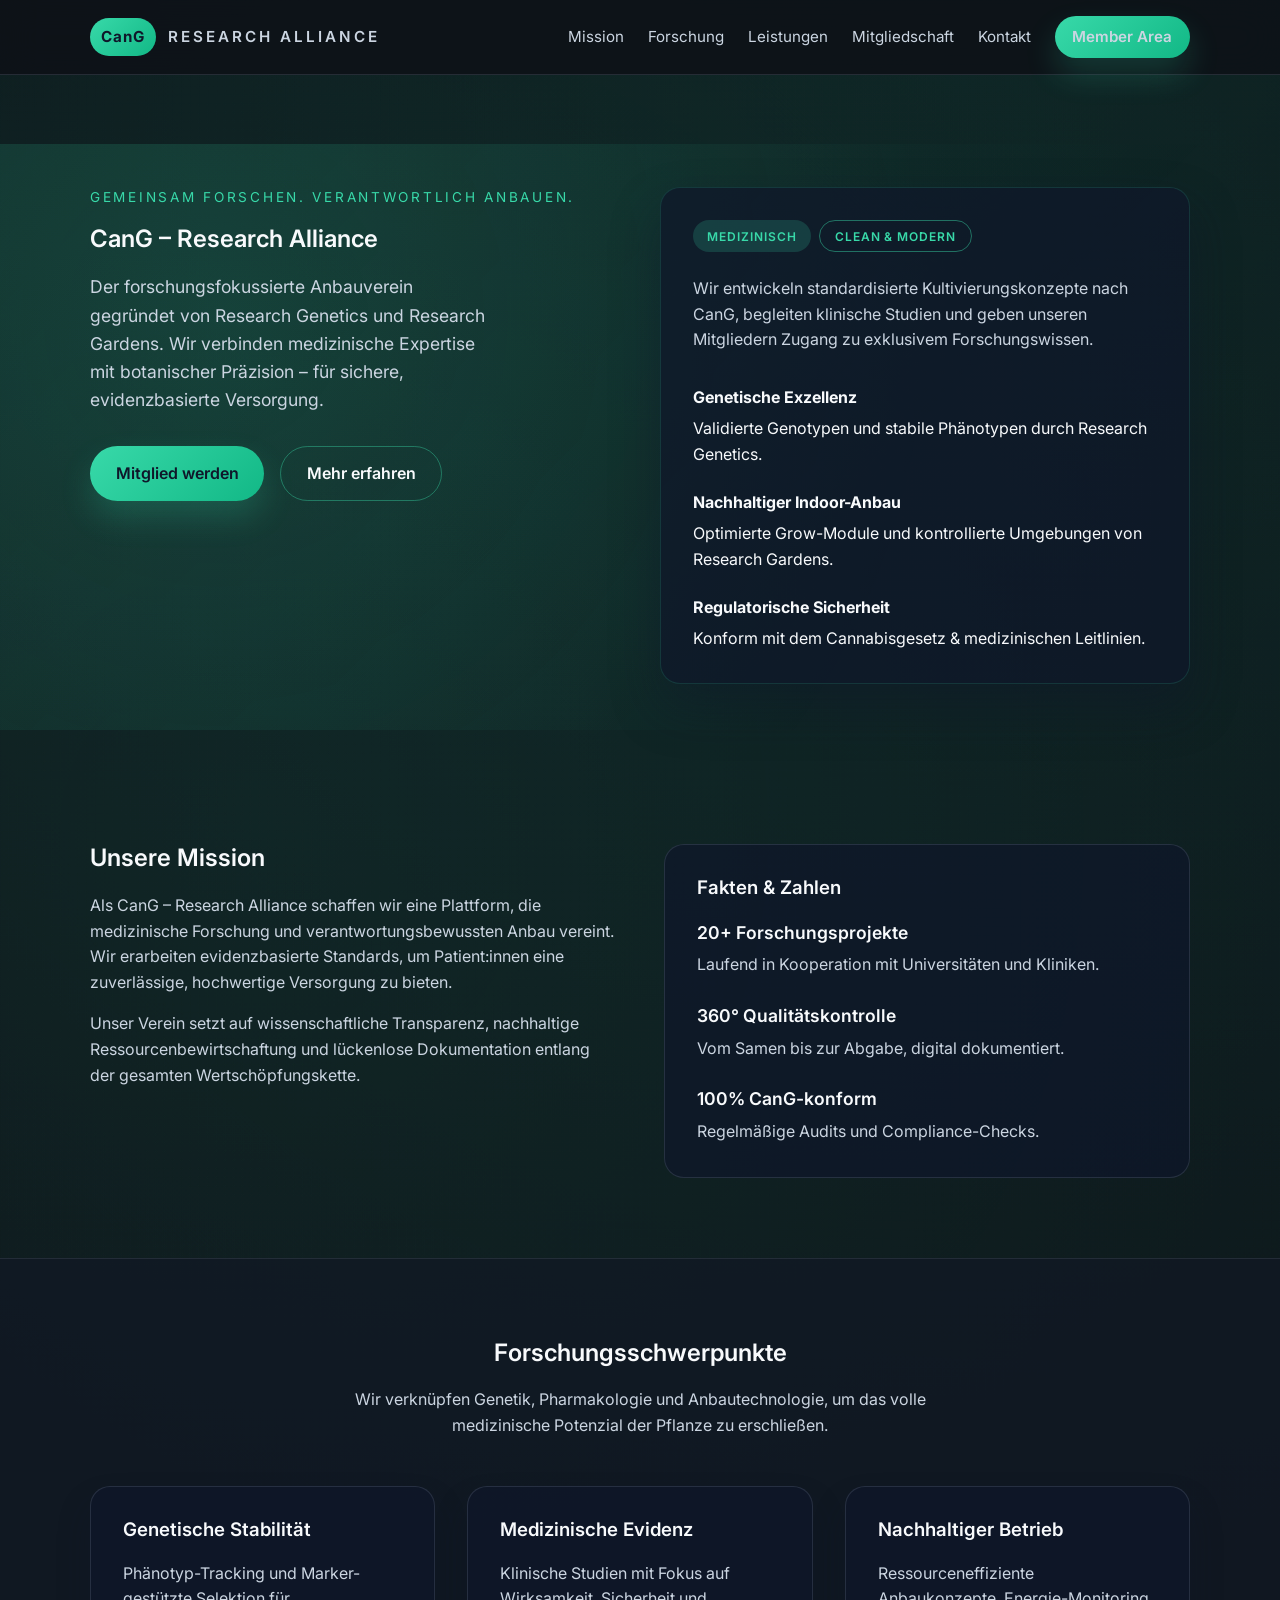
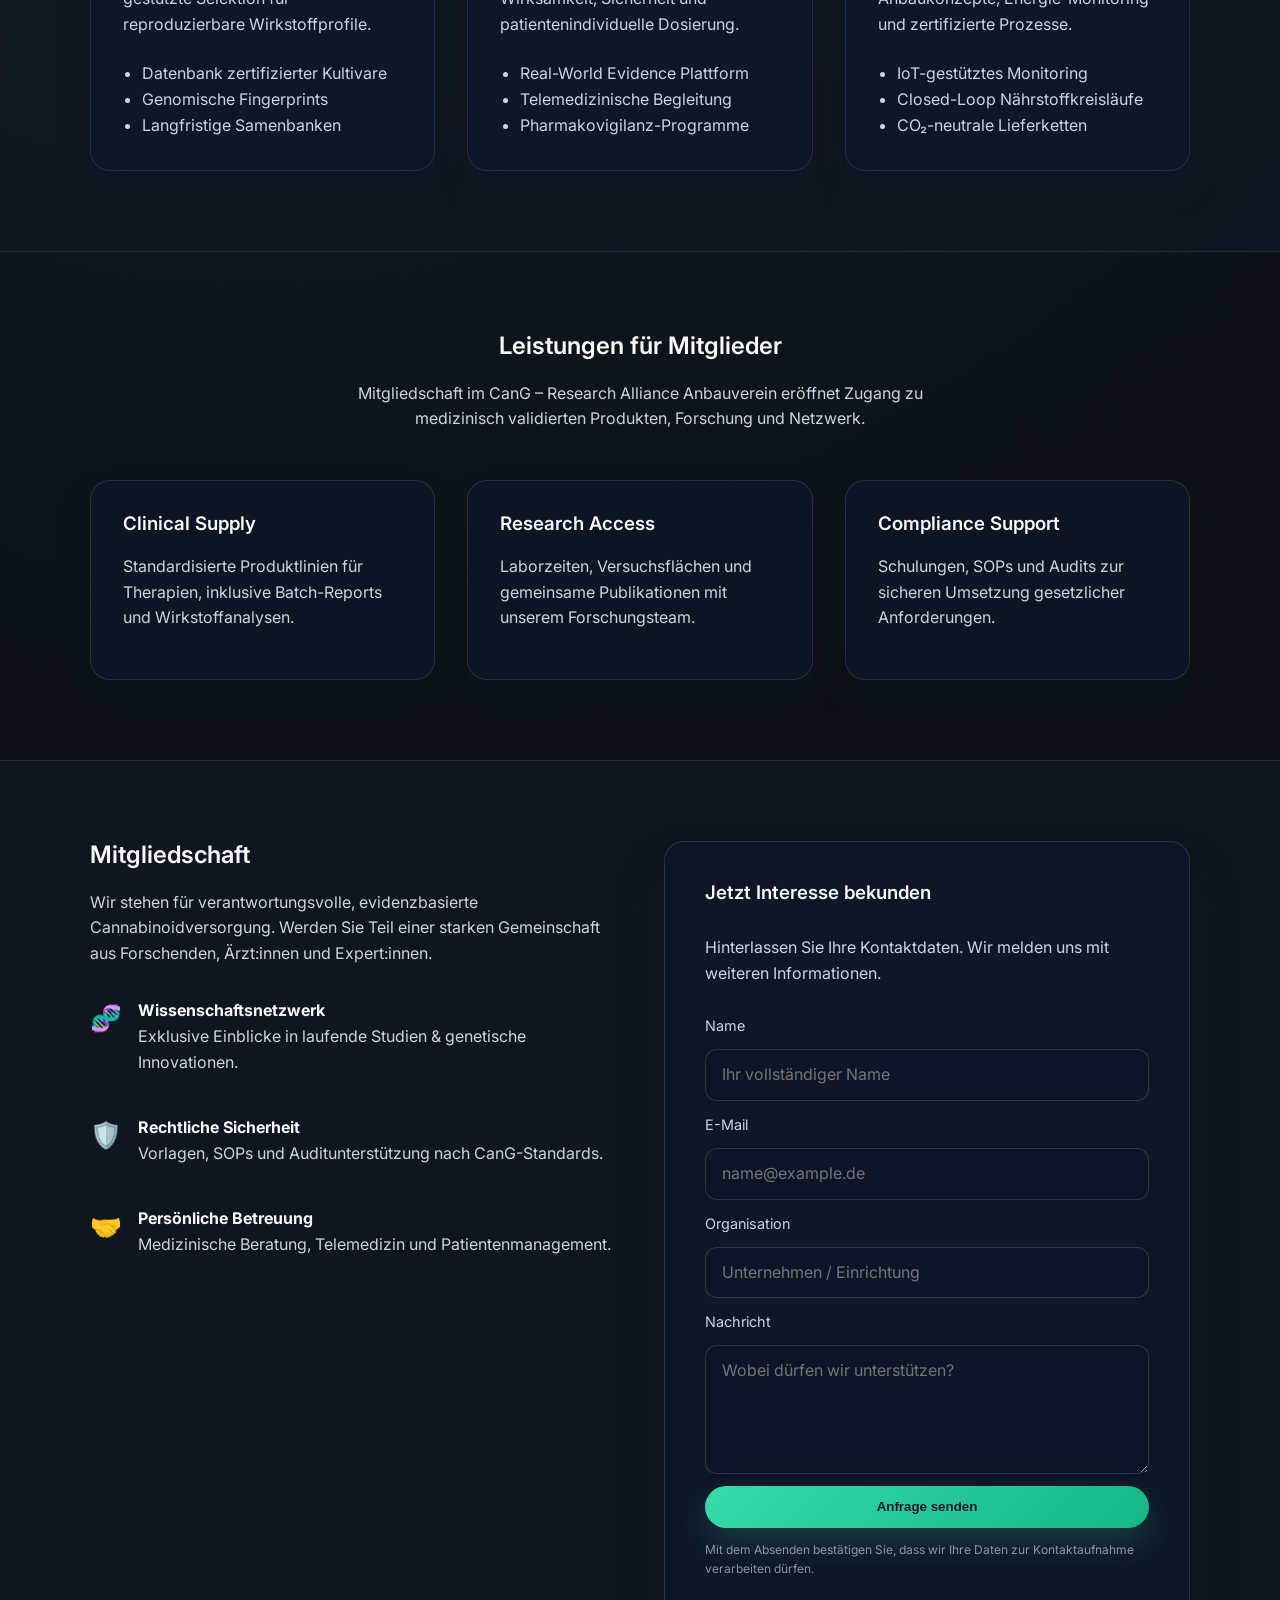
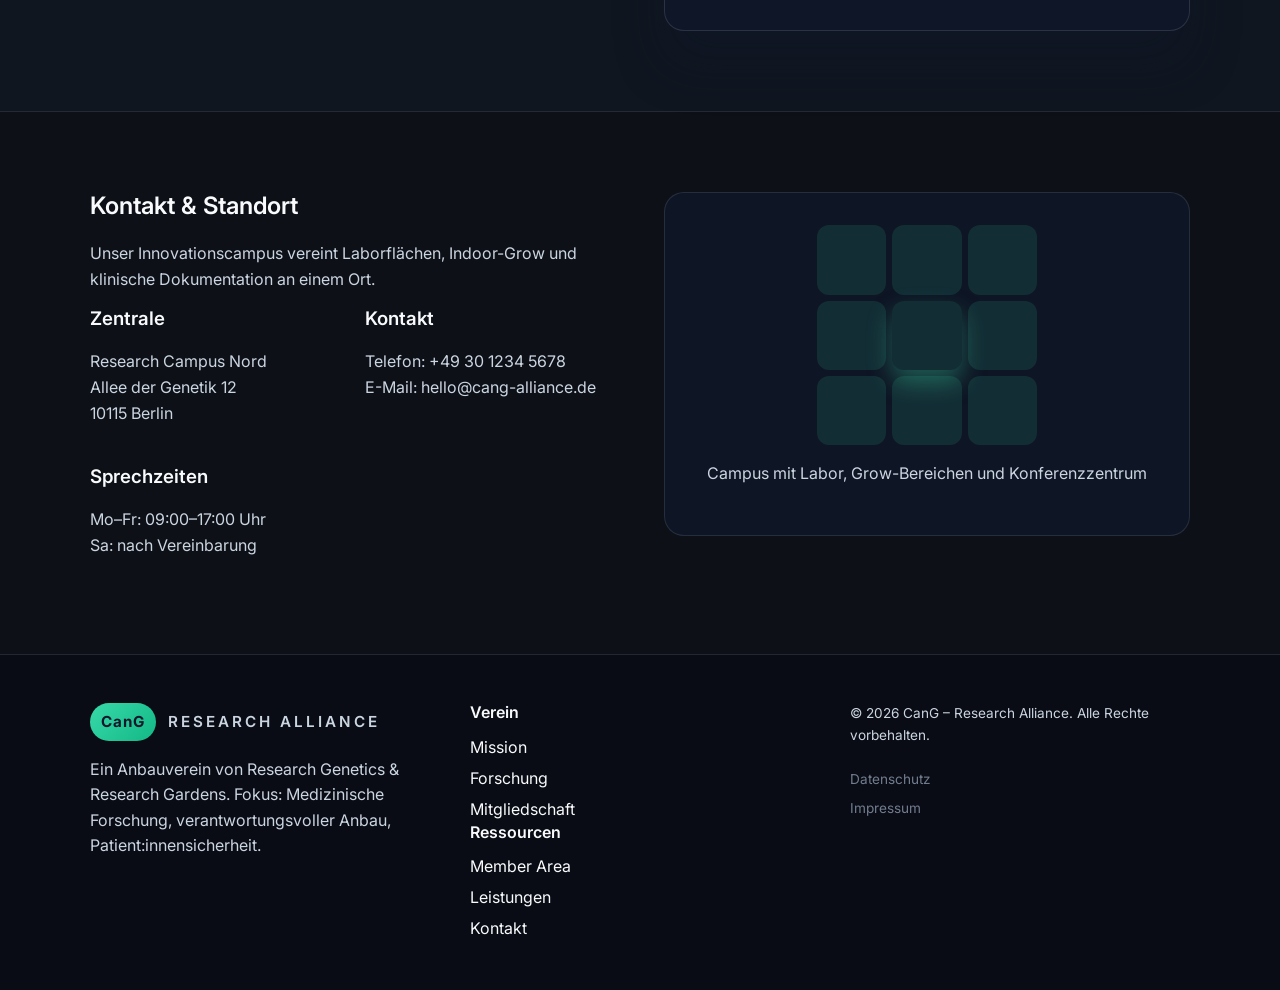
<file: index.html>
<!DOCTYPE html>
<html lang="de">
<head>
    <meta charset="UTF-8">
    <meta name="viewport" content="width=device-width, initial-scale=1.0">
    <title>CanG – Research Alliance</title>
    <link rel="preconnect" href="https://fonts.googleapis.com">
    <link rel="preconnect" href="https://fonts.gstatic.com" crossorigin>
    <link href="https://fonts.googleapis.com/css2?family=Inter:wght@300;400;500;600;700&display=swap" rel="stylesheet">
    <link rel="stylesheet" href="styles.css">
    <script defer src="script.js"></script>
</head>
<body>
    <header class="site-header">
        <div class="container header-content">
            <a href="#top" class="logo" aria-label="CanG Research Alliance">
                <span class="logo-mark" aria-hidden="true">CanG</span>
                <span class="logo-text">Research Alliance</span>
            </a>
            <button class="nav-toggle" aria-label="Navigation umschalten" aria-expanded="false">
                <span class="nav-toggle-line"></span>
                <span class="nav-toggle-line"></span>
                <span class="nav-toggle-line"></span>
            </button>
            <nav class="main-nav" aria-label="Hauptnavigation">
                <ul>
                    <li><a href="#mission">Mission</a></li>
                    <li><a href="#forschung">Forschung</a></li>
                    <li><a href="#services">Leistungen</a></li>
                    <li><a href="#mitgliedschaft">Mitgliedschaft</a></li>
                    <li><a href="#kontakt">Kontakt</a></li>
                    <li><a class="button button-small" href="member.html">Member Area</a></li>
                </ul>
            </nav>
        </div>
    </header>

    <main>
        <section class="hero" id="top">
            <div class="container hero-content">
                <div>
                    <p class="eyebrow">Gemeinsam forschen. Verantwortlich anbauen.</p>
                    <h1>CanG – Research Alliance</h1>
                    <p class="lead">Der forschungsfokussierte Anbauverein gegründet von Research Genetics und Research Gardens. Wir verbinden medizinische Expertise mit botanischer Präzision – für sichere, evidenzbasierte Versorgung.</p>
                    <div class="hero-actions">
                        <a class="button" href="#mitgliedschaft">Mitglied werden</a>
                        <a class="button button-secondary" href="#mission">Mehr erfahren</a>
                    </div>
                </div>
                <div class="hero-card" role="presentation">
                    <div class="hero-card-header">
                        <span class="badge">Medizinisch</span>
                        <span class="badge badge-outline">Clean &amp; Modern</span>
                    </div>
                    <p>Wir entwickeln standardisierte Kultivierungskonzepte nach CanG, begleiten klinische Studien und geben unseren Mitgliedern Zugang zu exklusivem Forschungswissen.</p>
                    <ul class="hero-list">
                        <li>
                            <strong>Genetische Exzellenz</strong>
                            <span>Validierte Genotypen und stabile Phänotypen durch Research Genetics.</span>
                        </li>
                        <li>
                            <strong>Nachhaltiger Indoor-Anbau</strong>
                            <span>Optimierte Grow-Module und kontrollierte Umgebungen von Research Gardens.</span>
                        </li>
                        <li>
                            <strong>Regulatorische Sicherheit</strong>
                            <span>Konform mit dem Cannabisgesetz &amp; medizinischen Leitlinien.</span>
                        </li>
                    </ul>
                </div>
            </div>
        </section>

        <section class="section" id="mission">
            <div class="container split">
                <div>
                    <h2>Unsere Mission</h2>
                    <p>Als CanG – Research Alliance schaffen wir eine Plattform, die medizinische Forschung und verantwortungsbewussten Anbau vereint. Wir erarbeiten evidenzbasierte Standards, um Patient:innen eine zuverlässige, hochwertige Versorgung zu bieten.</p>
                    <p>Unser Verein setzt auf wissenschaftliche Transparenz, nachhaltige Ressourcenbewirtschaftung und lückenlose Dokumentation entlang der gesamten Wertschöpfungskette.</p>
                </div>
                <div class="stat-card">
                    <h3>Fakten &amp; Zahlen</h3>
                    <dl>
                        <div>
                            <dt>20+ Forschungsprojekte</dt>
                            <dd>Laufend in Kooperation mit Universitäten und Kliniken.</dd>
                        </div>
                        <div>
                            <dt>360° Qualitätskontrolle</dt>
                            <dd>Vom Samen bis zur Abgabe, digital dokumentiert.</dd>
                        </div>
                        <div>
                            <dt>100% CanG-konform</dt>
                            <dd>Regelmäßige Audits und Compliance-Checks.</dd>
                        </div>
                    </dl>
                </div>
            </div>
        </section>

        <section class="section alt" id="forschung">
            <div class="container">
                <div class="section-header">
                    <h2>Forschungsschwerpunkte</h2>
                    <p>Wir verknüpfen Genetik, Pharmakologie und Anbautechnologie, um das volle medizinische Potenzial der Pflanze zu erschließen.</p>
                </div>
                <div class="grid grid-3">
                    <article class="card">
                        <h3>Genetische Stabilität</h3>
                        <p>Phänotyp-Tracking und Marker-gestützte Selektion für reproduzierbare Wirkstoffprofile.</p>
                        <ul>
                            <li>Datenbank zertifizierter Kultivare</li>
                            <li>Genomische Fingerprints</li>
                            <li>Langfristige Samenbanken</li>
                        </ul>
                    </article>
                    <article class="card">
                        <h3>Medizinische Evidenz</h3>
                        <p>Klinische Studien mit Fokus auf Wirksamkeit, Sicherheit und patientenindividuelle Dosierung.</p>
                        <ul>
                            <li>Real-World Evidence Plattform</li>
                            <li>Telemedizinische Begleitung</li>
                            <li>Pharmakovigilanz-Programme</li>
                        </ul>
                    </article>
                    <article class="card">
                        <h3>Nachhaltiger Betrieb</h3>
                        <p>Ressourceneffiziente Anbaukonzepte, Energie-Monitoring und zertifizierte Prozesse.</p>
                        <ul>
                            <li>IoT-gestütztes Monitoring</li>
                            <li>Closed-Loop Nährstoffkreisläufe</li>
                            <li>CO₂-neutrale Lieferketten</li>
                        </ul>
                    </article>
                </div>
            </div>
        </section>

        <section class="section" id="services">
            <div class="container">
                <div class="section-header">
                    <h2>Leistungen für Mitglieder</h2>
                    <p>Mitgliedschaft im CanG – Research Alliance Anbauverein eröffnet Zugang zu medizinisch validierten Produkten, Forschung und Netzwerk.</p>
                </div>
                <div class="grid grid-3">
                    <article class="card">
                        <h3>Clinical Supply</h3>
                        <p>Standardisierte Produktlinien für Therapien, inklusive Batch-Reports und Wirkstoffanalysen.</p>
                    </article>
                    <article class="card">
                        <h3>Research Access</h3>
                        <p>Laborzeiten, Versuchsflächen und gemeinsame Publikationen mit unserem Forschungsteam.</p>
                    </article>
                    <article class="card">
                        <h3>Compliance Support</h3>
                        <p>Schulungen, SOPs und Audits zur sicheren Umsetzung gesetzlicher Anforderungen.</p>
                    </article>
                </div>
            </div>
        </section>

        <section class="section alt" id="mitgliedschaft">
            <div class="container split">
                <div>
                    <h2>Mitgliedschaft</h2>
                    <p>Wir stehen für verantwortungsvolle, evidenzbasierte Cannabinoidversorgung. Werden Sie Teil einer starken Gemeinschaft aus Forschenden, Ärzt:innen und Expert:innen.</p>
                    <ul class="icon-list">
                        <li>
                            <span class="icon" aria-hidden="true">🧬</span>
                            <div>
                                <strong>Wissenschaftsnetzwerk</strong>
                                <p>Exklusive Einblicke in laufende Studien &amp; genetische Innovationen.</p>
                            </div>
                        </li>
                        <li>
                            <span class="icon" aria-hidden="true">🛡️</span>
                            <div>
                                <strong>Rechtliche Sicherheit</strong>
                                <p>Vorlagen, SOPs und Auditunterstützung nach CanG-Standards.</p>
                            </div>
                        </li>
                        <li>
                            <span class="icon" aria-hidden="true">🤝</span>
                            <div>
                                <strong>Persönliche Betreuung</strong>
                                <p>Medizinische Beratung, Telemedizin und Patientenmanagement.</p>
                            </div>
                        </li>
                    </ul>
                </div>
                <form class="form-card" aria-labelledby="mitgliedschaft-form">
                    <h3 id="mitgliedschaft-form">Jetzt Interesse bekunden</h3>
                    <p>Hinterlassen Sie Ihre Kontaktdaten. Wir melden uns mit weiteren Informationen.</p>
                    <label for="name">Name</label>
                    <input id="name" name="name" type="text" placeholder="Ihr vollständiger Name" required>
                    <label for="email">E-Mail</label>
                    <input id="email" name="email" type="email" placeholder="name@example.de" required>
                    <label for="organisation">Organisation</label>
                    <input id="organisation" name="organisation" type="text" placeholder="Unternehmen / Einrichtung">
                    <label for="message">Nachricht</label>
                    <textarea id="message" name="message" rows="4" placeholder="Wobei dürfen wir unterstützen?"></textarea>
                    <button type="submit" class="button">Anfrage senden</button>
                    <p class="form-note">Mit dem Absenden bestätigen Sie, dass wir Ihre Daten zur Kontaktaufnahme verarbeiten dürfen.</p>
                </form>
            </div>
        </section>

        <section class="section" id="kontakt">
            <div class="container split">
                <div>
                    <h2>Kontakt &amp; Standort</h2>
                    <p>Unser Innovationscampus vereint Laborflächen, Indoor-Grow und klinische Dokumentation an einem Ort.</p>
                    <div class="contact-grid">
                        <div>
                            <h3>Zentrale</h3>
                            <p>Research Campus Nord<br>Allee der Genetik 12<br>10115 Berlin</p>
                        </div>
                        <div>
                            <h3>Kontakt</h3>
                            <p>Telefon: +49 30 1234 5678<br>E-Mail: hello@cang-alliance.de</p>
                        </div>
                        <div>
                            <h3>Sprechzeiten</h3>
                            <p>Mo–Fr: 09:00–17:00 Uhr<br>Sa: nach Vereinbarung</p>
                        </div>
                    </div>
                </div>
                <div class="map-card" role="img" aria-label="Stilisierte Karte des Campus">
                    <div class="map-grid">
                        <div></div><div></div><div></div>
                        <div></div><div class="map-highlight"></div><div></div>
                        <div></div><div></div><div></div>
                    </div>
                    <p>Campus mit Labor, Grow-Bereichen und Konferenzzentrum</p>
                </div>
            </div>
        </section>
    </main>

    <footer class="site-footer">
        <div class="container footer-content">
            <div>
                <a href="#top" class="logo footer-logo">
                    <span class="logo-mark">CanG</span>
                    <span class="logo-text">Research Alliance</span>
                </a>
                <p class="footer-note">Ein Anbauverein von Research Genetics &amp; Research Gardens. Fokus: Medizinische Forschung, verantwortungsvoller Anbau, Patient:innensicherheit.</p>
            </div>
            <div class="footer-links">
                <div>
                    <h4>Verein</h4>
                    <ul>
                        <li><a href="#mission">Mission</a></li>
                        <li><a href="#forschung">Forschung</a></li>
                        <li><a href="#mitgliedschaft">Mitgliedschaft</a></li>
                    </ul>
                </div>
                <div>
                    <h4>Ressourcen</h4>
                        <ul>
                        <li><a href="member.html">Member Area</a></li>
                        <li><a href="#services">Leistungen</a></li>
                        <li><a href="#kontakt">Kontakt</a></li>
                    </ul>
                </div>
            </div>
            <div class="footer-meta">
                <p>&copy; <span id="year"></span> CanG – Research Alliance. Alle Rechte vorbehalten.</p>
                <a href="#">Datenschutz</a>
                <a href="#">Impressum</a>
            </div>
        </div>
    </footer>
</body>
</html>
</file>
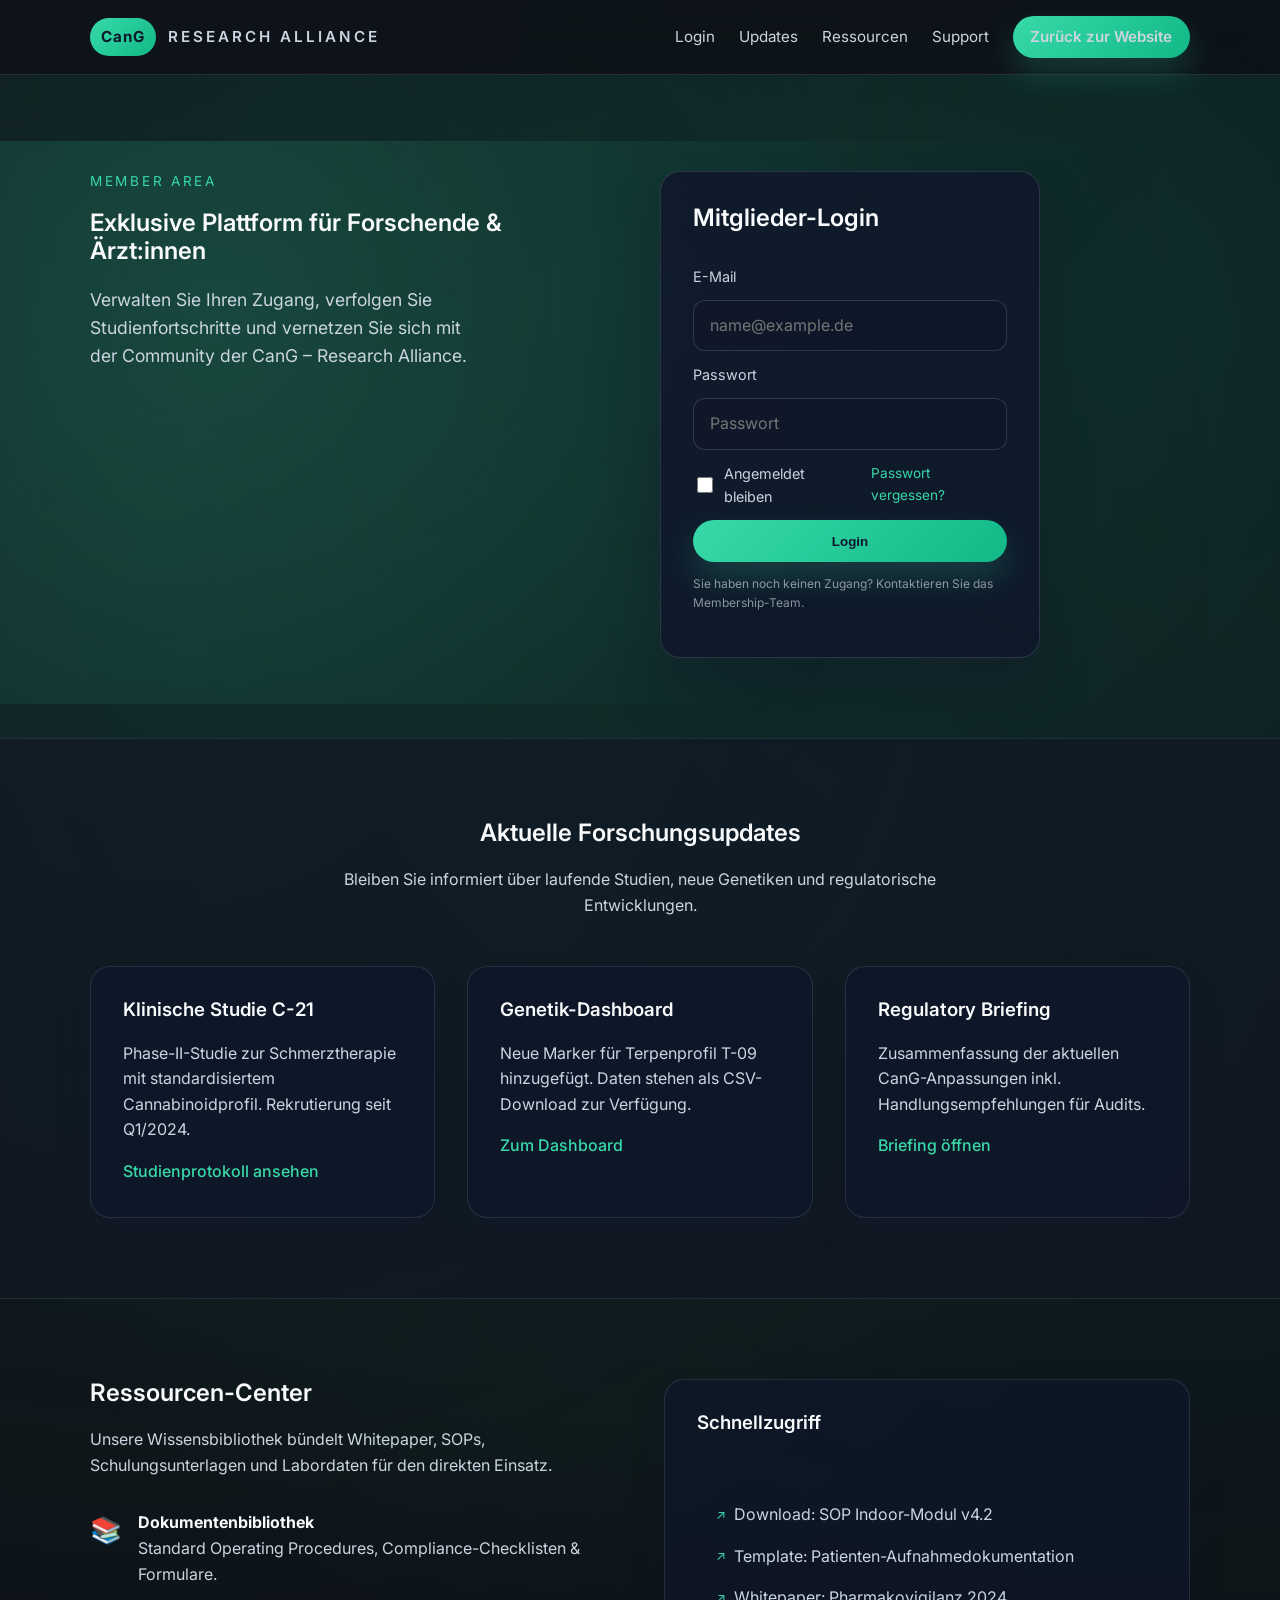
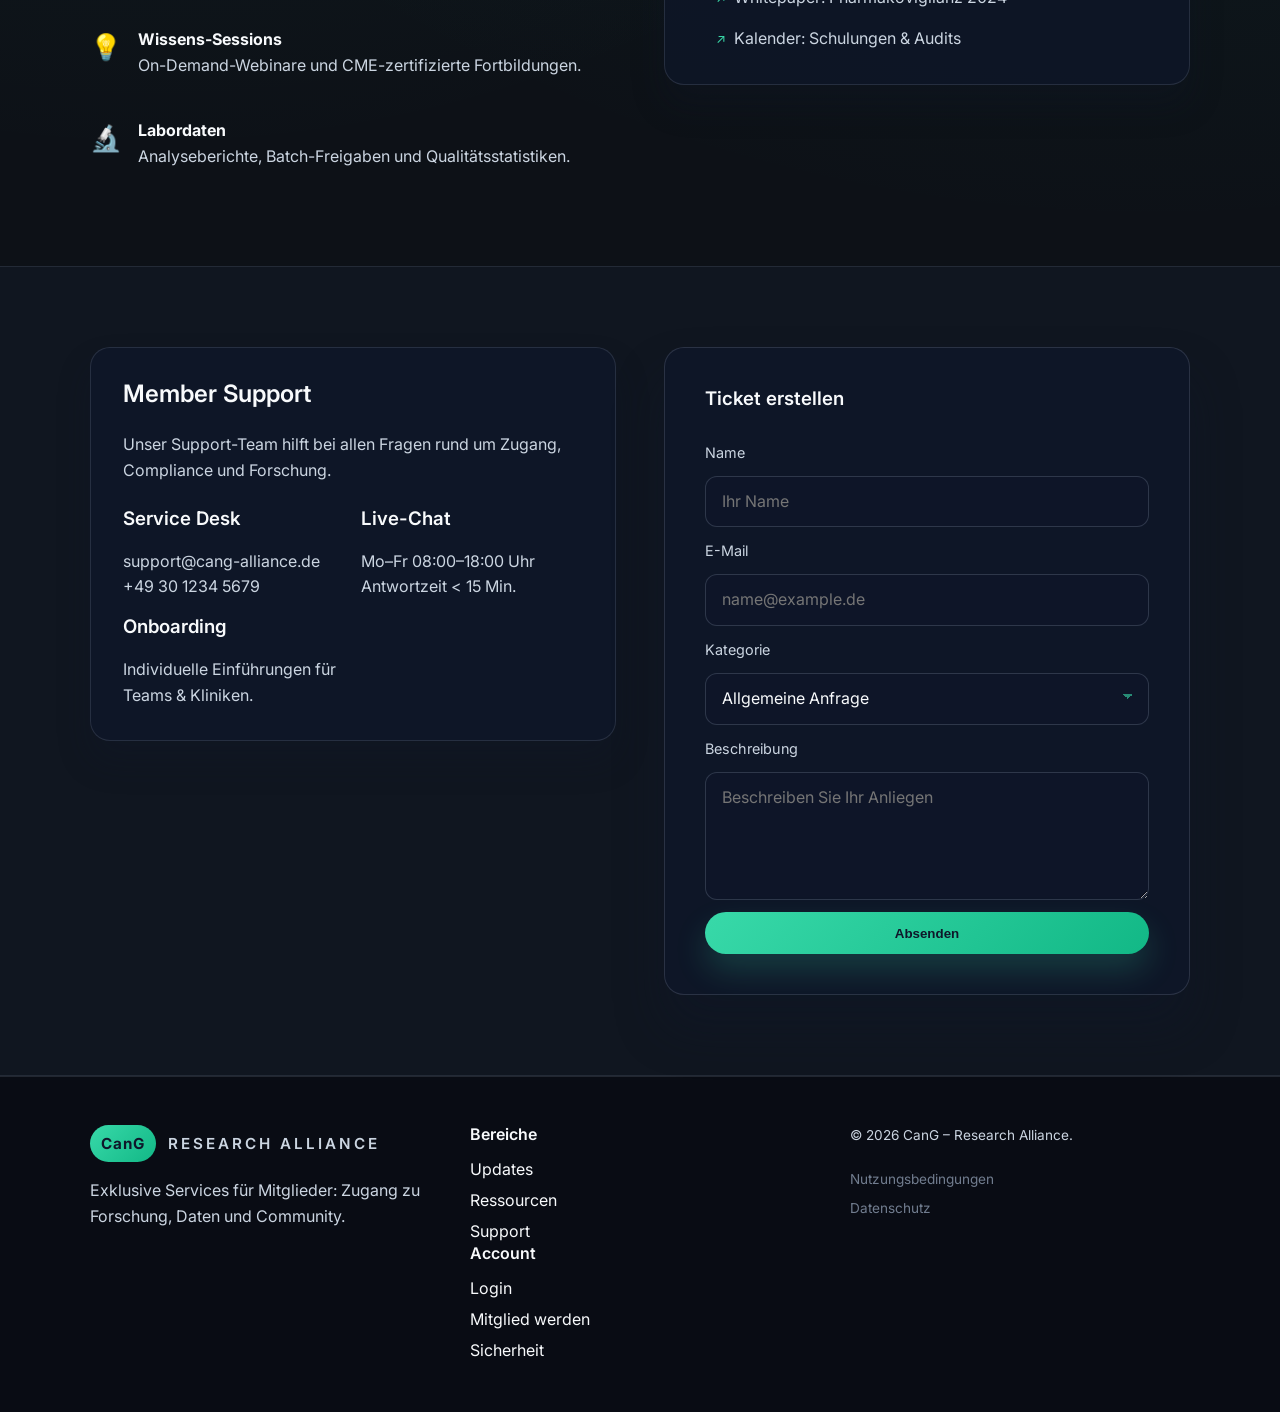
<file: member.html>
<!DOCTYPE html>
<html lang="de">
<head>
    <meta charset="UTF-8">
    <meta name="viewport" content="width=device-width, initial-scale=1.0">
    <title>Member Area – CanG Research Alliance</title>
    <link rel="preconnect" href="https://fonts.googleapis.com">
    <link rel="preconnect" href="https://fonts.gstatic.com" crossorigin>
    <link href="https://fonts.googleapis.com/css2?family=Inter:wght@300;400;500;600;700&display=swap" rel="stylesheet">
    <link rel="stylesheet" href="styles.css">
    <script defer src="script.js"></script>
</head>
<body class="member-page">
    <header class="site-header">
        <div class="container header-content">
            <a href="index.html" class="logo" aria-label="Zur Startseite">
                <span class="logo-mark" aria-hidden="true">CanG</span>
                <span class="logo-text">Research Alliance</span>
            </a>
            <button class="nav-toggle" aria-label="Navigation umschalten" aria-expanded="false">
                <span class="nav-toggle-line"></span>
                <span class="nav-toggle-line"></span>
                <span class="nav-toggle-line"></span>
            </button>
            <nav class="main-nav" aria-label="Member Navigation">
                <ul>
                    <li><a href="#login">Login</a></li>
                    <li><a href="#updates">Updates</a></li>
                    <li><a href="#ressourcen">Ressourcen</a></li>
                    <li><a href="#support">Support</a></li>
                    <li><a class="button button-small" href="index.html">Zurück zur Website</a></li>
                </ul>
            </nav>
        </div>
    </header>

    <main>
        <section class="hero member-hero" id="login">
            <div class="container hero-content">
                <div>
                    <p class="eyebrow">Member Area</p>
                    <h1>Exklusive Plattform für Forschende &amp; Ärzt:innen</h1>
                    <p class="lead">Verwalten Sie Ihren Zugang, verfolgen Sie Studienfortschritte und vernetzen Sie sich mit der Community der CanG – Research Alliance.</p>
                </div>
                <form class="form-card form-card-compact">
                    <h2>Mitglieder-Login</h2>
                    <label for="member-email">E-Mail</label>
                    <input id="member-email" type="email" name="email" placeholder="name@example.de" required>
                    <label for="member-password">Passwort</label>
                    <input id="member-password" type="password" name="password" placeholder="Passwort" required>
                    <div class="form-actions">
                        <label class="checkbox">
                            <input type="checkbox" name="remember">
                            <span>Angemeldet bleiben</span>
                        </label>
                        <a href="#">Passwort vergessen?</a>
                    </div>
                    <button type="submit" class="button">Login</button>
                    <p class="form-note">Sie haben noch keinen Zugang? Kontaktieren Sie das Membership-Team.</p>
                </form>
            </div>
        </section>

        <section class="section alt" id="updates">
            <div class="container">
                <div class="section-header">
                    <h2>Aktuelle Forschungsupdates</h2>
                    <p>Bleiben Sie informiert über laufende Studien, neue Genetiken und regulatorische Entwicklungen.</p>
                </div>
                <div class="grid grid-3">
                    <article class="card">
                        <h3>Klinische Studie C-21</h3>
                        <p>Phase-II-Studie zur Schmerztherapie mit standardisiertem Cannabinoidprofil. Rekrutierung seit Q1/2024.</p>
                        <a class="text-link" href="#">Studienprotokoll ansehen</a>
                    </article>
                    <article class="card">
                        <h3>Genetik-Dashboard</h3>
                        <p>Neue Marker für Terpenprofil T-09 hinzugefügt. Daten stehen als CSV-Download zur Verfügung.</p>
                        <a class="text-link" href="#">Zum Dashboard</a>
                    </article>
                    <article class="card">
                        <h3>Regulatory Briefing</h3>
                        <p>Zusammenfassung der aktuellen CanG-Anpassungen inkl. Handlungsempfehlungen für Audits.</p>
                        <a class="text-link" href="#">Briefing öffnen</a>
                    </article>
                </div>
            </div>
        </section>

        <section class="section" id="ressourcen">
            <div class="container split">
                <div>
                    <h2>Ressourcen-Center</h2>
                    <p>Unsere Wissensbibliothek bündelt Whitepaper, SOPs, Schulungsunterlagen und Labordaten für den direkten Einsatz.</p>
                    <ul class="icon-list">
                        <li>
                            <span class="icon" aria-hidden="true">📚</span>
                            <div>
                                <strong>Dokumentenbibliothek</strong>
                                <p>Standard Operating Procedures, Compliance-Checklisten &amp; Formulare.</p>
                            </div>
                        </li>
                        <li>
                            <span class="icon" aria-hidden="true">💡</span>
                            <div>
                                <strong>Wissens-Sessions</strong>
                                <p>On-Demand-Webinare und CME-zertifizierte Fortbildungen.</p>
                            </div>
                        </li>
                        <li>
                            <span class="icon" aria-hidden="true">🔬</span>
                            <div>
                                <strong>Labordaten</strong>
                                <p>Analyseberichte, Batch-Freigaben und Qualitätsstatistiken.</p>
                            </div>
                        </li>
                    </ul>
                </div>
                <div class="card resources-card">
                    <h3>Schnellzugriff</h3>
                    <ul class="resource-links">
                        <li><a href="#">Download: SOP Indoor-Modul v4.2</a></li>
                        <li><a href="#">Template: Patienten-Aufnahmedokumentation</a></li>
                        <li><a href="#">Whitepaper: Pharmakovigilanz 2024</a></li>
                        <li><a href="#">Kalender: Schulungen &amp; Audits</a></li>
                    </ul>
                </div>
            </div>
        </section>

        <section class="section alt" id="support">
            <div class="container split">
                <div class="card support-card">
                    <h2>Member Support</h2>
                    <p>Unser Support-Team hilft bei allen Fragen rund um Zugang, Compliance und Forschung.</p>
                    <div class="contact-grid">
                        <div>
                            <h3>Service Desk</h3>
                            <p>support@cang-alliance.de<br>+49 30 1234 5679</p>
                        </div>
                        <div>
                            <h3>Live-Chat</h3>
                            <p>Mo–Fr 08:00–18:00 Uhr<br>Antwortzeit &lt; 15 Min.</p>
                        </div>
                        <div>
                            <h3>Onboarding</h3>
                            <p>Individuelle Einführungen für Teams &amp; Kliniken.</p>
                        </div>
                    </div>
                </div>
                <form class="form-card" aria-labelledby="support-form">
                    <h3 id="support-form">Ticket erstellen</h3>
                    <label for="ticket-name">Name</label>
                    <input id="ticket-name" type="text" placeholder="Ihr Name" required>
                    <label for="ticket-mail">E-Mail</label>
                    <input id="ticket-mail" type="email" placeholder="name@example.de" required>
                    <label for="ticket-topic">Kategorie</label>
                    <select id="ticket-topic">
                        <option>Allgemeine Anfrage</option>
                        <option>Technischer Support</option>
                        <option>Compliance &amp; Audits</option>
                        <option>Forschung &amp; Daten</option>
                    </select>
                    <label for="ticket-message">Beschreibung</label>
                    <textarea id="ticket-message" rows="4" placeholder="Beschreiben Sie Ihr Anliegen"></textarea>
                    <button type="submit" class="button">Absenden</button>
                </form>
            </div>
        </section>
    </main>

    <footer class="site-footer">
        <div class="container footer-content">
            <div>
                <a href="index.html" class="logo footer-logo">
                    <span class="logo-mark">CanG</span>
                    <span class="logo-text">Research Alliance</span>
                </a>
                <p class="footer-note">Exklusive Services für Mitglieder: Zugang zu Forschung, Daten und Community.</p>
            </div>
            <div class="footer-links">
                <div>
                    <h4>Bereiche</h4>
                    <ul>
                        <li><a href="#updates">Updates</a></li>
                        <li><a href="#ressourcen">Ressourcen</a></li>
                        <li><a href="#support">Support</a></li>
                    </ul>
                </div>
                <div>
                    <h4>Account</h4>
                    <ul>
                        <li><a href="#login">Login</a></li>
                        <li><a href="#">Mitglied werden</a></li>
                        <li><a href="#">Sicherheit</a></li>
                    </ul>
                </div>
            </div>
            <div class="footer-meta">
                <p>&copy; <span id="year"></span> CanG – Research Alliance.</p>
                <a href="#">Nutzungsbedingungen</a>
                <a href="#">Datenschutz</a>
            </div>
        </div>
    </footer>
</body>
</html>
</file>
<file: styles.css>
:root {
    color-scheme: light;
    --bg: #0d1117;
    --surface: #111824;
    --surface-alt: #161f2c;
    --accent: #38d9a9;
    --accent-strong: #12b886;
    --text: #f8fafc;
    --text-muted: #cbd5e1;
    --border: rgba(148, 163, 184, 0.24);
    --shadow: 0 24px 48px rgba(15, 23, 42, 0.4);
    font-size: 16px;
}

* {
    box-sizing: border-box;
}

body {
    margin: 0;
    font-family: "Inter", system-ui, -apple-system, "Segoe UI", sans-serif;
    background: radial-gradient(circle at 20% 20%, rgba(56, 217, 169, 0.08), transparent 45%),
        radial-gradient(circle at 80% 0%, rgba(18, 184, 134, 0.1), transparent 40%),
        var(--bg);
    color: var(--text);
    line-height: 1.6;
}

body.member-page {
    background: radial-gradient(circle at 12% 18%, rgba(56, 217, 169, 0.1), transparent 45%),
        radial-gradient(circle at 90% 10%, rgba(18, 184, 134, 0.14), transparent 52%),
        var(--bg);
}

img {
    max-width: 100%;
    height: auto;
}

h1, h2, h3, h4 {
    font-weight: 600;
    line-height: 1.2;
    margin-top: 0;
    color: var(--text);
}

p {
    color: var(--text-muted);
    margin-top: 0;
}

a {
    color: inherit;
    text-decoration: none;
}

a:hover,
a:focus-visible {
    color: var(--accent);
}

.container {
    width: min(1100px, 92vw);
    margin: 0 auto;
}

.site-header {
    position: sticky;
    top: 0;
    z-index: 100;
    backdrop-filter: blur(18px);
    background: rgba(13, 17, 23, 0.85);
    border-bottom: 1px solid rgba(148, 163, 184, 0.18);
}

.header-content {
    display: flex;
    align-items: center;
    justify-content: space-between;
    padding: 1rem 0;
    gap: 2rem;
}

.logo {
    display: flex;
    align-items: center;
    gap: 0.75rem;
    font-weight: 600;
    letter-spacing: 0.05em;
}

.logo-mark {
    background: linear-gradient(135deg, var(--accent), var(--accent-strong));
    color: #0f172a;
    padding: 0.4rem 0.7rem;
    border-radius: 999px;
    font-weight: 700;
    font-size: 0.95rem;
}

.logo-text {
    font-size: 0.95rem;
    text-transform: uppercase;
    letter-spacing: 0.2em;
    color: var(--text-muted);
}

.main-nav ul {
    display: flex;
    align-items: center;
    gap: 1.5rem;
    list-style: none;
    margin: 0;
    padding: 0;
}

.main-nav a {
    font-size: 0.95rem;
    color: var(--text-muted);
    transition: color 150ms ease;
}

.main-nav a:hover,
.main-nav a:focus-visible {
    color: var(--accent);
}

.button {
    display: inline-flex;
    align-items: center;
    justify-content: center;
    background: linear-gradient(135deg, var(--accent), var(--accent-strong));
    color: #0f172a;
    border: none;
    border-radius: 999px;
    padding: 0.85rem 1.6rem;
    font-weight: 600;
    box-shadow: 0 16px 32px rgba(56, 217, 169, 0.2);
    transition: transform 150ms ease, box-shadow 150ms ease;
}

.button:hover,
.button:focus-visible {
    transform: translateY(-2px);
    box-shadow: 0 24px 36px rgba(56, 217, 169, 0.25);
}

.button-secondary {
    background: transparent;
    color: var(--text);
    border: 1px solid rgba(56, 217, 169, 0.4);
    box-shadow: none;
}

.button-secondary:hover,
.button-secondary:focus-visible {
    background: rgba(56, 217, 169, 0.12);
}

.button-small {
    padding: 0.55rem 1.1rem;
    font-size: 0.85rem;
}

.hero {
    padding: 7rem 0 5rem;
    position: relative;
}

.hero::before {
    content: "";
    position: absolute;
    inset: 10% -5% 5% -5%;
    background: radial-gradient(circle at 20% 30%, rgba(56, 217, 169, 0.12), transparent 60%),
        linear-gradient(135deg, rgba(56, 217, 169, 0.08), transparent 65%);
    filter: blur(0px);
    z-index: -1;
}

.hero-content {
    display: grid;
    grid-template-columns: repeat(2, minmax(0, 1fr));
    gap: 2.5rem;
    align-items: start;
}

.eyebrow {
    font-size: 0.85rem;
    text-transform: uppercase;
    letter-spacing: 0.2em;
    color: var(--accent);
    margin-bottom: 1rem;
}

.lead {
    font-size: 1.1rem;
    max-width: 36ch;
}

.hero-actions {
    display: flex;
    gap: 1rem;
    flex-wrap: wrap;
    margin-top: 2rem;
}

.hero-card {
    background: rgba(15, 23, 42, 0.75);
    border: 1px solid rgba(56, 217, 169, 0.15);
    border-radius: 20px;
    padding: 2rem;
    box-shadow: var(--shadow);
}

.hero-card-header {
    display: flex;
    gap: 0.5rem;
    flex-wrap: wrap;
    margin-bottom: 1.5rem;
}

.badge {
    display: inline-flex;
    align-items: center;
    justify-content: center;
    border-radius: 999px;
    padding: 0.35rem 0.9rem;
    font-size: 0.75rem;
    letter-spacing: 0.08em;
    text-transform: uppercase;
    font-weight: 600;
    background: rgba(56, 217, 169, 0.18);
    color: var(--accent);
}

.badge-outline {
    background: transparent;
    border: 1px solid rgba(56, 217, 169, 0.45);
}

.hero-list {
    list-style: none;
    margin: 2rem 0 0;
    padding: 0;
    display: grid;
    gap: 1.4rem;
}

.hero-list strong {
    display: block;
    margin-bottom: 0.35rem;
}

.section {
    padding: 5rem 0;
}

.section.alt {
    background: rgba(17, 24, 36, 0.72);
    border-top: 1px solid rgba(148, 163, 184, 0.14);
    border-bottom: 1px solid rgba(148, 163, 184, 0.14);
}

.section-header {
    text-align: center;
    max-width: 62ch;
    margin: 0 auto 3rem;
}

.grid {
    display: grid;
    gap: 2rem;
}

.grid-3 {
    grid-template-columns: repeat(auto-fit, minmax(220px, 1fr));
}

.card {
    background: rgba(15, 23, 42, 0.72);
    border: 1px solid rgba(148, 163, 184, 0.18);
    border-radius: 20px;
    padding: 2rem;
    box-shadow: 0 20px 32px rgba(15, 23, 42, 0.26);
}

.card ul {
    margin: 1.5rem 0 0;
    padding-left: 1.2rem;
    color: var(--text-muted);
}

.split {
    display: grid;
    grid-template-columns: repeat(auto-fit, minmax(280px, 1fr));
    gap: 3rem;
    align-items: start;
}

.stat-card {
    background: rgba(15, 23, 42, 0.72);
    border-radius: 20px;
    border: 1px solid rgba(148, 163, 184, 0.18);
    padding: 2rem;
}

.stat-card dl {
    margin: 0;
    display: grid;
    gap: 1.5rem;
}

.stat-card dt {
    font-size: 1.1rem;
    font-weight: 600;
    color: var(--text);
}

.stat-card dd {
    margin: 0.35rem 0 0;
    color: var(--text-muted);
}

.icon-list {
    list-style: none;
    margin: 2rem 0 0;
    padding: 0;
    display: grid;
    gap: 1.5rem;
}

.icon-list li {
    display: grid;
    grid-template-columns: auto 1fr;
    gap: 1rem;
    align-items: start;
}

.icon {
    font-size: 1.6rem;
}

.form-card {
    background: rgba(15, 23, 42, 0.82);
    border: 1px solid rgba(148, 163, 184, 0.2);
    border-radius: 20px;
    padding: 2.5rem;
    display: grid;
    gap: 0.75rem;
    box-shadow: 0 32px 48px rgba(15, 23, 42, 0.35);
}

.form-card label {
    font-size: 0.9rem;
    color: var(--text-muted);
}

.form-card input,
.form-card textarea {
    width: 100%;
    padding: 0.75rem 1rem;
    border-radius: 12px;
    border: 1px solid rgba(148, 163, 184, 0.24);
    background: rgba(15, 23, 42, 0.6);
    color: var(--text);
    font: inherit;
    transition: border 150ms ease, box-shadow 150ms ease;
}

.form-card select {
    width: 100%;
    padding: 0.75rem 1rem;
    border-radius: 12px;
    border: 1px solid rgba(148, 163, 184, 0.24);
    background: rgba(15, 23, 42, 0.6);
    color: var(--text);
    font: inherit;
    appearance: none;
    background-image: linear-gradient(45deg, transparent 50%, rgba(56, 217, 169, 0.6) 50%),
        linear-gradient(135deg, rgba(56, 217, 169, 0.6) 50%, transparent 50%);
    background-position: calc(100% - 20px) calc(1em + 4px), calc(100% - 15px) calc(1em + 4px);
    background-size: 5px 5px, 5px 5px;
    background-repeat: no-repeat;
}

.form-card input:focus,
.form-card textarea:focus {
    outline: none;
    border-color: rgba(56, 217, 169, 0.6);
    box-shadow: 0 0 0 3px rgba(56, 217, 169, 0.25);
}

.form-card select:focus {
    outline: none;
    border-color: rgba(56, 217, 169, 0.6);
    box-shadow: 0 0 0 3px rgba(56, 217, 169, 0.25);
}

.form-card textarea {
    resize: vertical;
}

.form-note {
    font-size: 0.75rem;
    color: rgba(203, 213, 225, 0.65);
}

.contact-grid {
    display: grid;
    gap: 1.5rem;
    grid-template-columns: repeat(auto-fit, minmax(180px, 1fr));
}

.map-card {
    background: rgba(15, 23, 42, 0.75);
    border: 1px solid rgba(148, 163, 184, 0.18);
    border-radius: 20px;
    padding: 2rem;
    display: grid;
    gap: 1rem;
    justify-items: center;
}

.map-grid {
    width: 220px;
    height: 220px;
    display: grid;
    grid-template-columns: repeat(3, 1fr);
    grid-template-rows: repeat(3, 1fr);
    gap: 6px;
}

.map-grid div {
    background: rgba(56, 217, 169, 0.12);
    border-radius: 12px;
}

.map-highlight {
    background: linear-gradient(135deg, var(--accent), var(--accent-strong));
    box-shadow: 0 12px 24px rgba(56, 217, 169, 0.35);
}

.site-footer {
    border-top: 1px solid rgba(148, 163, 184, 0.18);
    background: rgba(9, 12, 20, 0.9);
    padding: 3rem 0;
}

.footer-content {
    display: grid;
    gap: 2.5rem;
    grid-template-columns: repeat(auto-fit, minmax(220px, 1fr));
    align-items: start;
}

.footer-note {
    margin-top: 1rem;
    max-width: 36ch;
}

.footer-links ul {
    list-style: none;
    margin: 0.75rem 0 0;
    padding: 0;
    display: grid;
    gap: 0.35rem;
}

.footer-links h4 {
    margin-bottom: 0;
}

.footer-meta {
    display: grid;
    gap: 0.5rem;
    font-size: 0.85rem;
    color: rgba(148, 163, 184, 0.75);
}

.footer-meta a {
    font-size: 0.85rem;
    color: rgba(148, 163, 184, 0.75);
}

.member-hero {
    padding-top: 6rem;
}

.form-card-compact {
    max-width: 380px;
    padding: 2rem;
    align-self: stretch;
}

.form-actions {
    display: flex;
    align-items: center;
    justify-content: space-between;
    gap: 1rem;
    font-size: 0.85rem;
}

.form-actions a {
    color: var(--accent);
}

.checkbox {
    display: inline-flex;
    align-items: center;
    gap: 0.5rem;
    color: var(--text-muted);
}

.checkbox input {
    width: 16px;
    height: 16px;
    accent-color: var(--accent-strong);
}

.text-link {
    color: var(--accent);
    font-weight: 500;
}

.text-link:hover,
.text-link:focus-visible {
    text-decoration: underline;
}

.resources-card {
    display: grid;
    gap: 1.5rem;
}

.resource-links {
    list-style: none;
    margin: 0;
    padding: 0;
    display: grid;
    gap: 0.9rem;
}

.resource-links a {
    display: inline-flex;
    align-items: center;
    gap: 0.5rem;
    color: var(--text-muted);
}

.resource-links a::before {
    content: "↗";
    font-size: 0.8rem;
    color: var(--accent);
}

.support-card {
    display: grid;
    gap: 1.5rem;
}

.support-card .contact-grid {
    gap: 1rem;
}

.support-card h2 {
    margin-bottom: 0;
}

.support-card p {
    margin-bottom: 0;
}

.nav-toggle {
    display: none;
    background: transparent;
    border: 1px solid rgba(148, 163, 184, 0.25);
    border-radius: 12px;
    padding: 0.6rem;
    flex-direction: column;
    gap: 0.3rem;
}

.nav-toggle-line {
    width: 22px;
    height: 2px;
    background: var(--text);
    border-radius: 999px;
}

@media (max-width: 820px) {
    .main-nav {
        position: absolute;
        inset: 100% 1rem auto 1rem;
        background: rgba(15, 23, 42, 0.96);
        border: 1px solid rgba(148, 163, 184, 0.18);
        border-radius: 16px;
        padding: 1.5rem;
        box-shadow: var(--shadow);
        transform-origin: top right;
        transform: scaleY(0.8);
        opacity: 0;
        pointer-events: none;
        transition: opacity 180ms ease, transform 180ms ease;
    }

    .main-nav.open {
        opacity: 1;
        pointer-events: auto;
        transform: scaleY(1);
    }

    .main-nav ul {
        flex-direction: column;
        align-items: flex-start;
        gap: 1rem;
    }

    .nav-toggle {
        display: inline-flex;
    }

    .hero {
        padding-top: 6rem;
    }

    .hero-content {
        grid-template-columns: 1fr;
    }

    .hero-card {
        order: -1;
    }

    .header-content {
        position: relative;
    }
}

@media (max-width: 520px) {
    .button {
        width: 100%;
    }

    .form-card {
        padding: 1.8rem;
    }

    .hero {
        padding-bottom: 4rem;
    }

    .section {
        padding: 4rem 0;
    }
}
</file>
